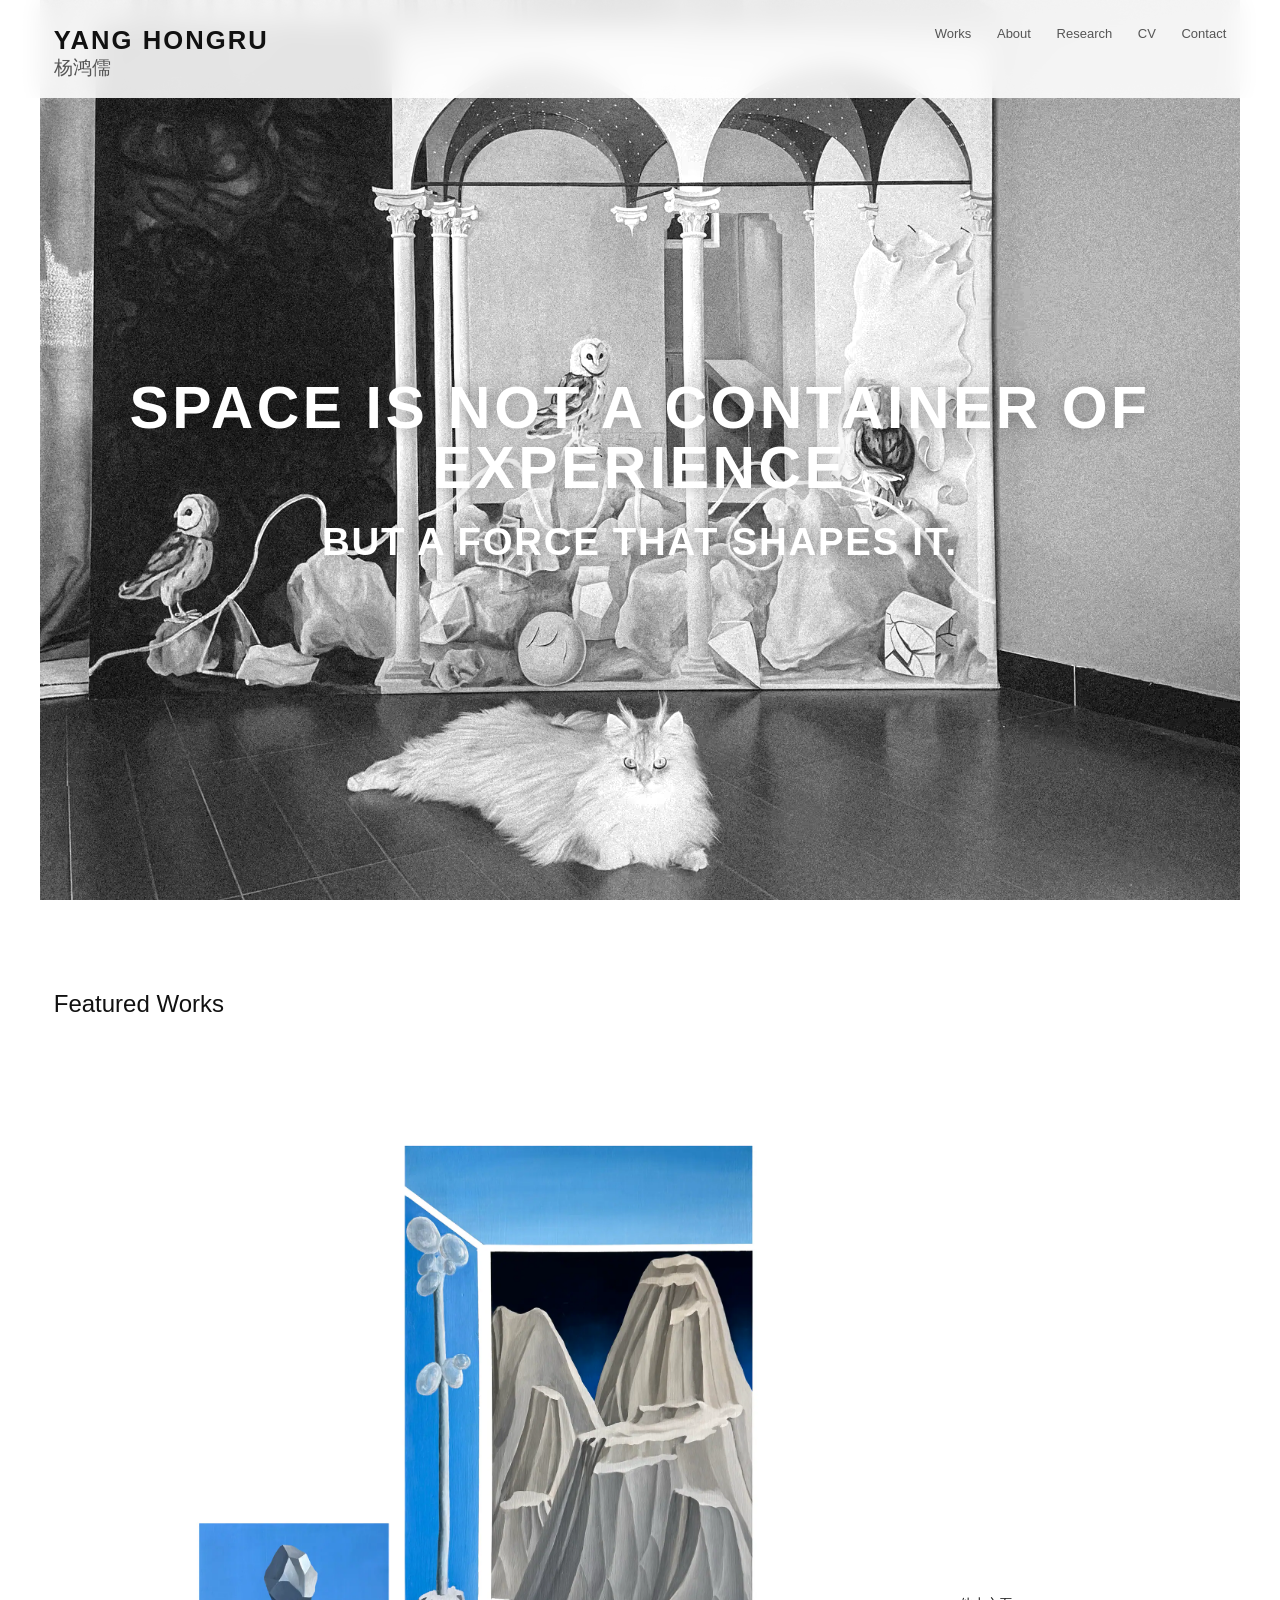
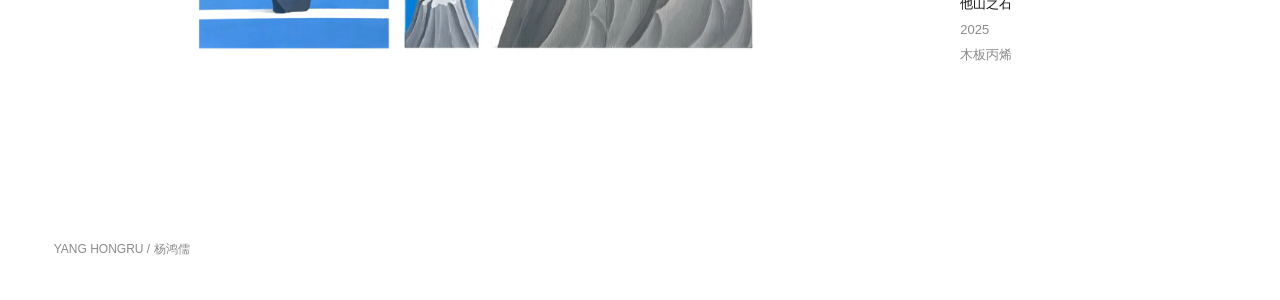
<file: index.html>
<!doctype html>
<html lang="zh-CN">
  <head>
    <meta charset="utf-8">
    <meta name="viewport" content="width=device-width, initial-scale=1">
    <title>YANG HONGRU | 杨鸿儒</title>
    <meta name="description" content="Yang Hongru, artist, researcher, and educator based in Beijing.">
    <link rel="stylesheet" href="styles.css">
  </head>
  <body class="home-page">
    <header class="site-header">
      <a class="brand" href="index.html" aria-label="YANG HONGRU home">
        <span class="brand__en">YANG HONGRU</span>
        <span class="brand__zh">杨鸿儒</span>
      </a>
      <nav class="nav" aria-label="Primary navigation">
        <a href="works.html">Works</a>
        <a href="about.html">About</a>
        <a href="research.html">Research</a>
        <a href="cv.html">CV</a>
        <a href="contact.html">Contact</a>
      </nav>
    </header>

    <main class="page--home">
      <section class="hero" data-hero aria-label="Featured artwork"></section>
      <section class="featured" aria-label="Featured works">
        <h1 class="section-title">Featured Works</h1>
        <div data-featured></div>
      </section>
    </main>

    <footer class="footer">YANG HONGRU / 杨鸿儒</footer>
    <script src="data.js"></script>
    <script src="optimized-images.js"></script>
    <script src="main.js"></script>
  </body>
</html>
</file>
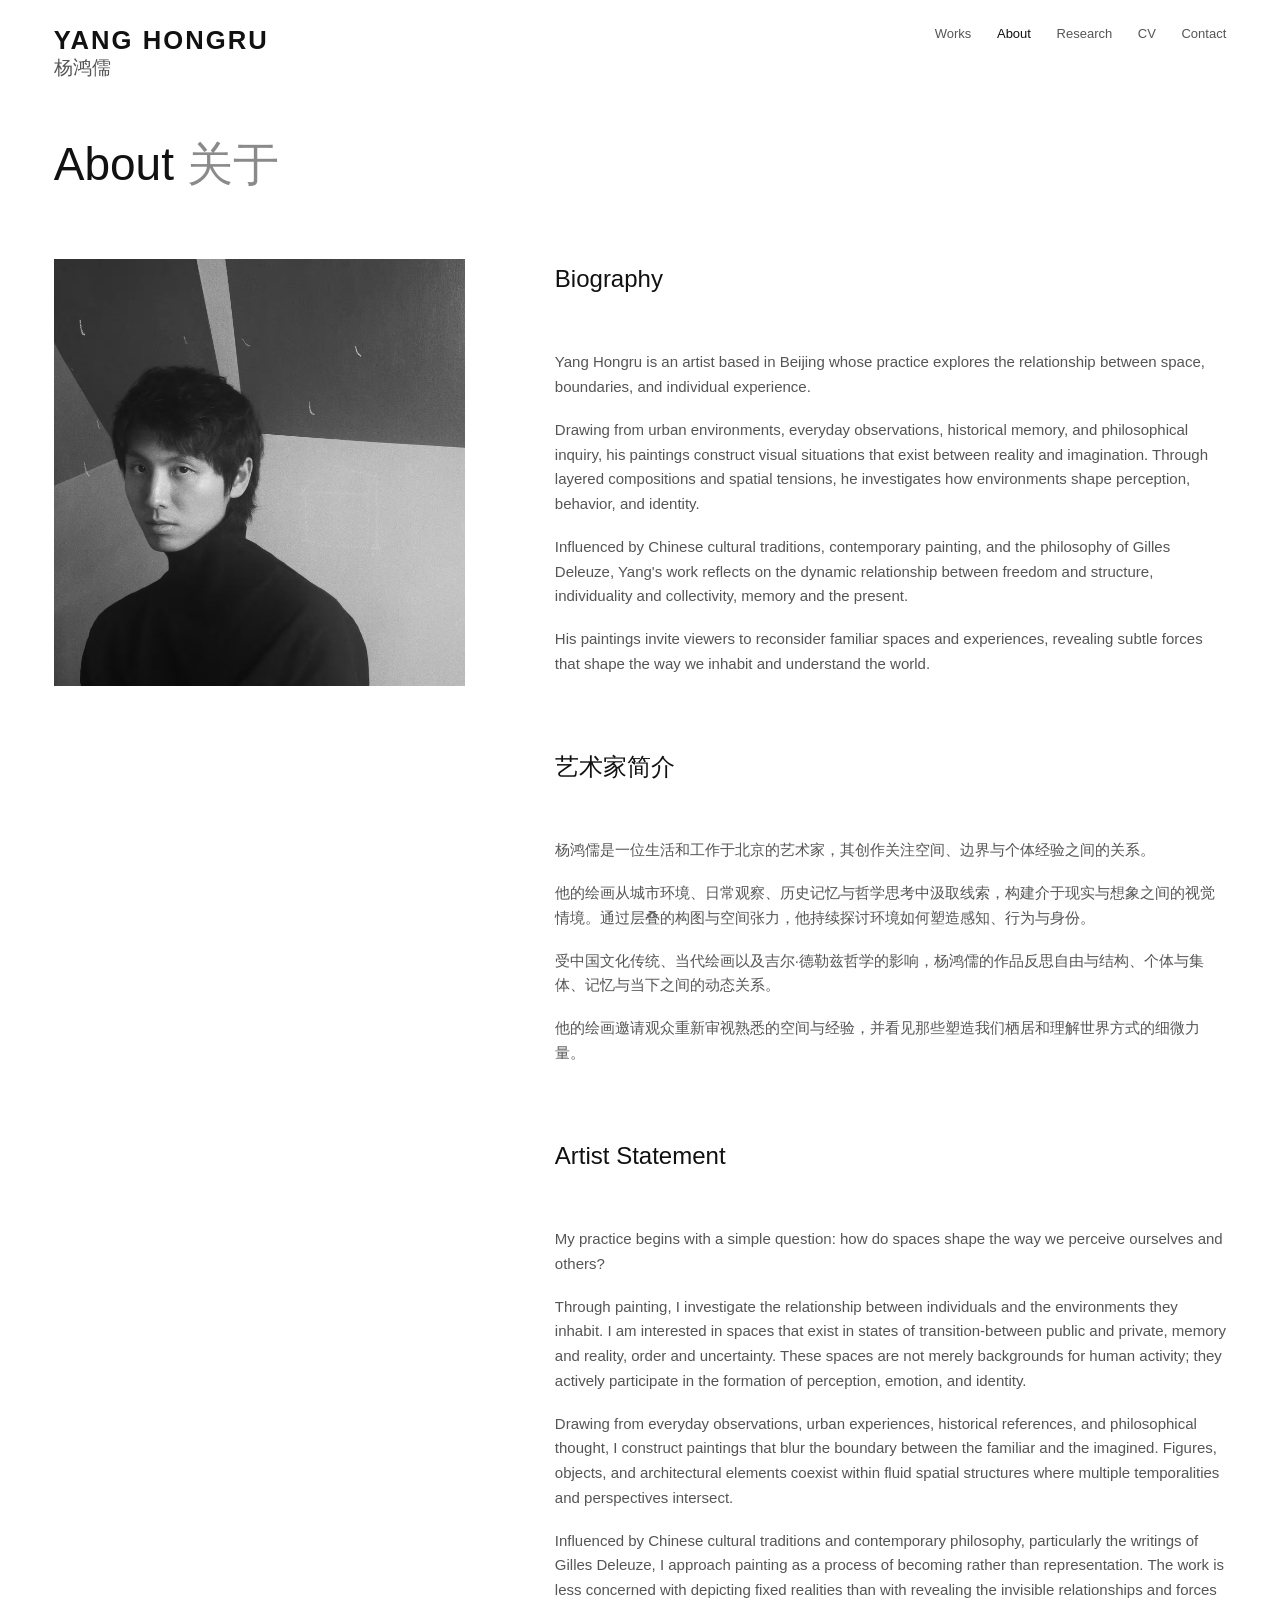
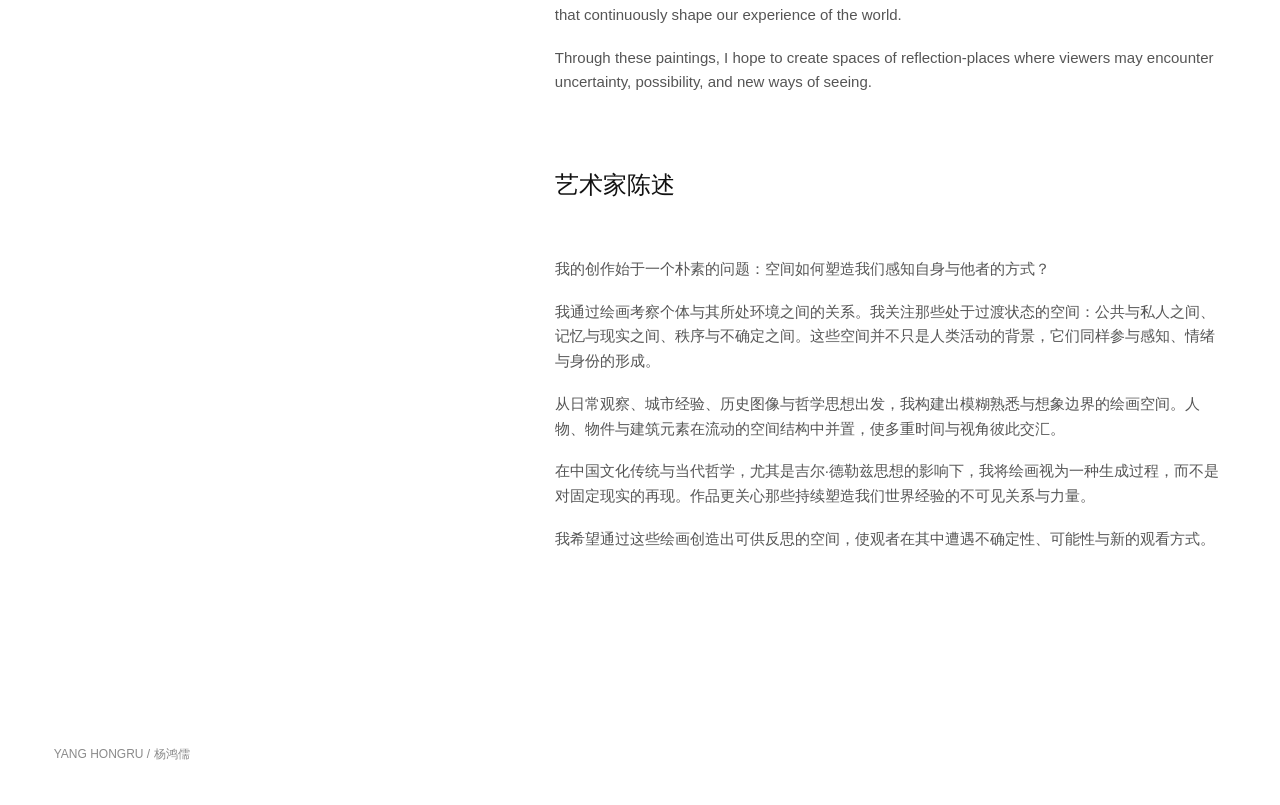
<file: about.html>
<!doctype html>
<html lang="zh-CN">
  <head>
    <meta charset="utf-8">
    <meta name="viewport" content="width=device-width, initial-scale=1">
    <title>About | YANG HONGRU</title>
    <link rel="stylesheet" href="styles.css">
  </head>
  <body>
    <header class="site-header">
      <a class="brand" href="index.html"><span class="brand__en">YANG HONGRU</span><span class="brand__zh">杨鸿儒</span></a>
      <nav class="nav" aria-label="Primary navigation">
        <a href="works.html">Works</a>
        <a href="about.html">About</a>
        <a href="research.html">Research</a>
        <a href="cv.html">CV</a>
        <a href="contact.html">Contact</a>
      </nav>
    </header>

    <main class="page">
      <h1 class="page-title">About <span>关于</span></h1>
      <section class="about-grid">
        <picture class="portrait optimized-picture">
          <source srcset="assets/optimized/assets/portrait/个人形象照片-1600.avif" type="image/avif">
          <source srcset="assets/optimized/assets/portrait/个人形象照片-1600.webp" type="image/webp">
          <img class="portrait" src="assets/optimized/assets/portrait/个人形象照片-1600.webp" alt="Yang Hongru portrait" loading="lazy">
        </picture>
        <div class="text-stack">
          <section class="text-block">
            <h2 class="section-title">Biography</h2>
            <p>Yang Hongru is an artist based in Beijing whose practice explores the relationship between space, boundaries, and individual experience.</p>
            <p>Drawing from urban environments, everyday observations, historical memory, and philosophical inquiry, his paintings construct visual situations that exist between reality and imagination. Through layered compositions and spatial tensions, he investigates how environments shape perception, behavior, and identity.</p>
            <p>Influenced by Chinese cultural traditions, contemporary painting, and the philosophy of Gilles Deleuze, Yang's work reflects on the dynamic relationship between freedom and structure, individuality and collectivity, memory and the present.</p>
            <p>His paintings invite viewers to reconsider familiar spaces and experiences, revealing subtle forces that shape the way we inhabit and understand the world.</p>
          </section>
          <section class="text-block text-block--zh">
            <h2 class="section-title">艺术家简介</h2>
            <p>杨鸿儒是一位生活和工作于北京的艺术家，其创作关注空间、边界与个体经验之间的关系。</p>
            <p>他的绘画从城市环境、日常观察、历史记忆与哲学思考中汲取线索，构建介于现实与想象之间的视觉情境。通过层叠的构图与空间张力，他持续探讨环境如何塑造感知、行为与身份。</p>
            <p>受中国文化传统、当代绘画以及吉尔·德勒兹哲学的影响，杨鸿儒的作品反思自由与结构、个体与集体、记忆与当下之间的动态关系。</p>
            <p>他的绘画邀请观众重新审视熟悉的空间与经验，并看见那些塑造我们栖居和理解世界方式的细微力量。</p>
          </section>
          <section class="text-block">
            <h2 class="section-title">Artist Statement</h2>
            <p>My practice begins with a simple question: how do spaces shape the way we perceive ourselves and others?</p>
            <p>Through painting, I investigate the relationship between individuals and the environments they inhabit. I am interested in spaces that exist in states of transition-between public and private, memory and reality, order and uncertainty. These spaces are not merely backgrounds for human activity; they actively participate in the formation of perception, emotion, and identity.</p>
            <p>Drawing from everyday observations, urban experiences, historical references, and philosophical thought, I construct paintings that blur the boundary between the familiar and the imagined. Figures, objects, and architectural elements coexist within fluid spatial structures where multiple temporalities and perspectives intersect.</p>
            <p>Influenced by Chinese cultural traditions and contemporary philosophy, particularly the writings of Gilles Deleuze, I approach painting as a process of becoming rather than representation. The work is less concerned with depicting fixed realities than with revealing the invisible relationships and forces that continuously shape our experience of the world.</p>
            <p>Through these paintings, I hope to create spaces of reflection-places where viewers may encounter uncertainty, possibility, and new ways of seeing.</p>
          </section>
          <section class="text-block text-block--zh">
            <h2 class="section-title">艺术家陈述</h2>
            <p>我的创作始于一个朴素的问题：空间如何塑造我们感知自身与他者的方式？</p>
            <p>我通过绘画考察个体与其所处环境之间的关系。我关注那些处于过渡状态的空间：公共与私人之间、记忆与现实之间、秩序与不确定之间。这些空间并不只是人类活动的背景，它们同样参与感知、情绪与身份的形成。</p>
            <p>从日常观察、城市经验、历史图像与哲学思想出发，我构建出模糊熟悉与想象边界的绘画空间。人物、物件与建筑元素在流动的空间结构中并置，使多重时间与视角彼此交汇。</p>
            <p>在中国文化传统与当代哲学，尤其是吉尔·德勒兹思想的影响下，我将绘画视为一种生成过程，而不是对固定现实的再现。作品更关心那些持续塑造我们世界经验的不可见关系与力量。</p>
            <p>我希望通过这些绘画创造出可供反思的空间，使观者在其中遭遇不确定性、可能性与新的观看方式。</p>
          </section>
        </div>
      </section>
    </main>

    <footer class="footer">YANG HONGRU / 杨鸿儒</footer>
    <script src="data.js"></script>
    <script src="optimized-images.js"></script>
    <script src="main.js"></script>
  </body>
</html>
</file>
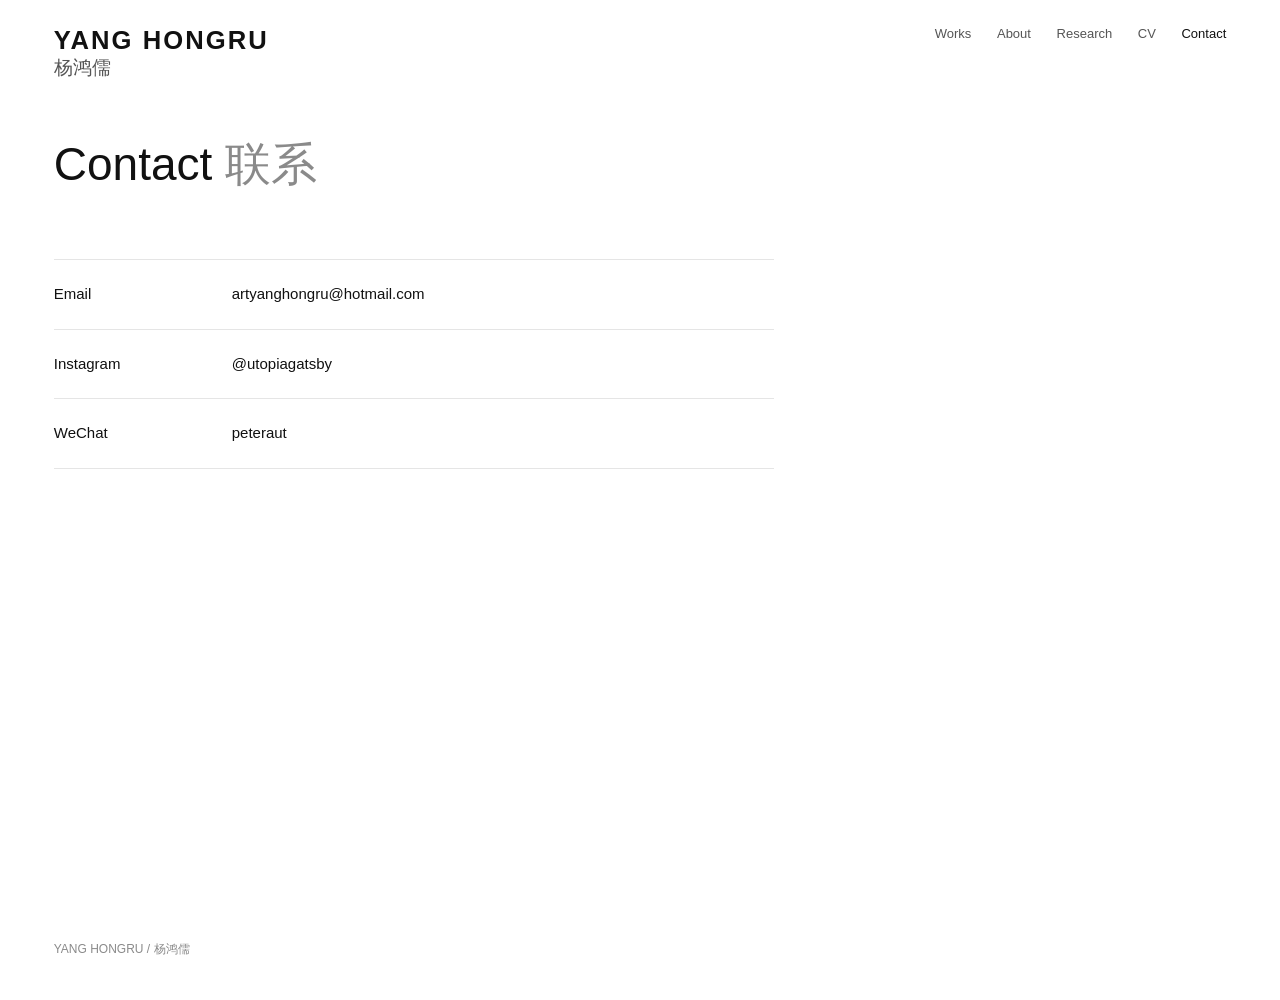
<file: contact.html>
<!doctype html>
<html lang="zh-CN">
  <head>
    <meta charset="utf-8">
    <meta name="viewport" content="width=device-width, initial-scale=1">
    <title>Contact | YANG HONGRU</title>
    <link rel="stylesheet" href="styles.css">
  </head>
  <body>
    <header class="site-header">
      <a class="brand" href="index.html"><span class="brand__en">YANG HONGRU</span><span class="brand__zh">杨鸿儒</span></a>
      <nav class="nav" aria-label="Primary navigation">
        <a href="works.html">Works</a>
        <a href="about.html">About</a>
        <a href="research.html">Research</a>
        <a href="cv.html">CV</a>
        <a href="contact.html">Contact</a>
      </nav>
    </header>

    <main class="page">
      <h1 class="page-title">Contact <span>联系</span></h1>
      <section class="contact-list">
        <div class="contact-row"><span>Email</span><span><a href="mailto:artyanghongru@hotmail.com">artyanghongru@hotmail.com</a></span></div>
        <div class="contact-row"><span>Instagram</span><span>@utopiagatsby</span></div>
        <div class="contact-row"><span>WeChat</span><span>peteraut</span></div>
      </section>
    </main>

    <footer class="footer">YANG HONGRU / 杨鸿儒</footer>
    <script src="data.js"></script>
    <script src="optimized-images.js"></script>
    <script src="main.js"></script>
  </body>
</html>
</file>
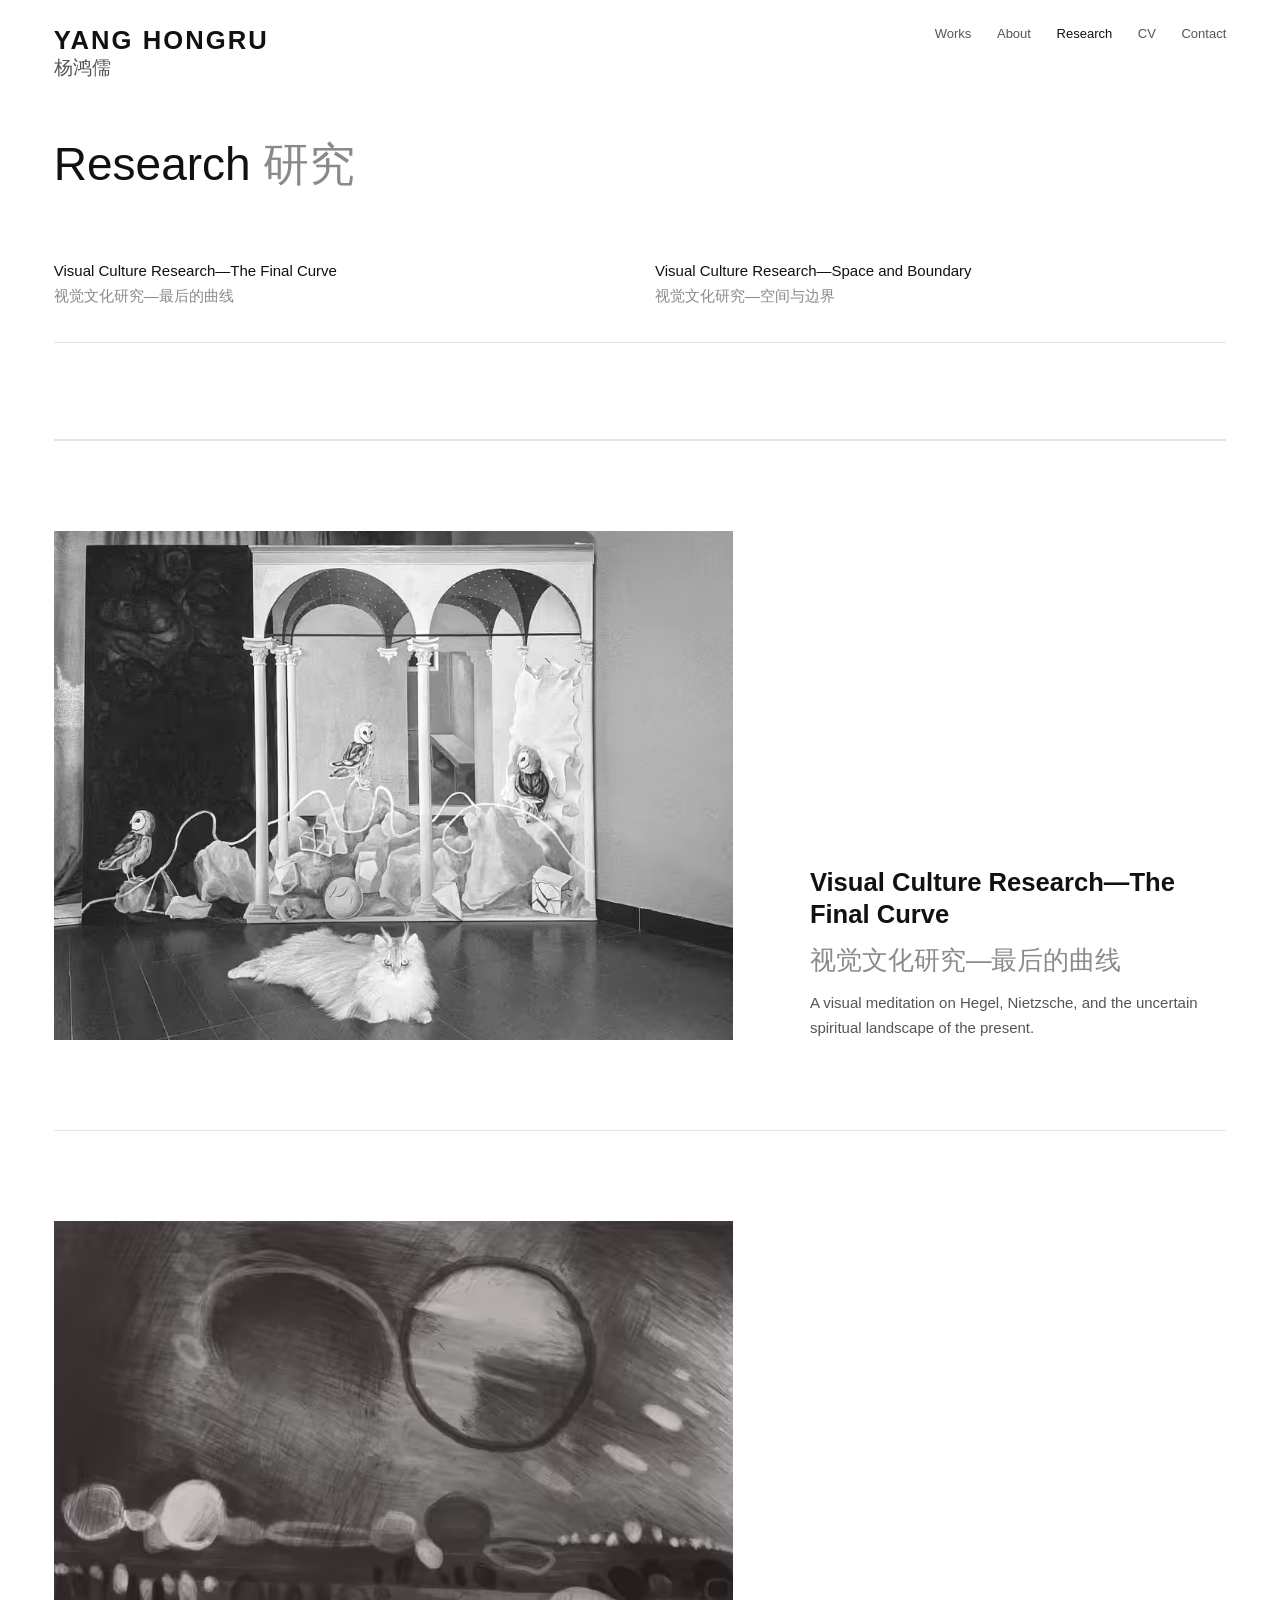
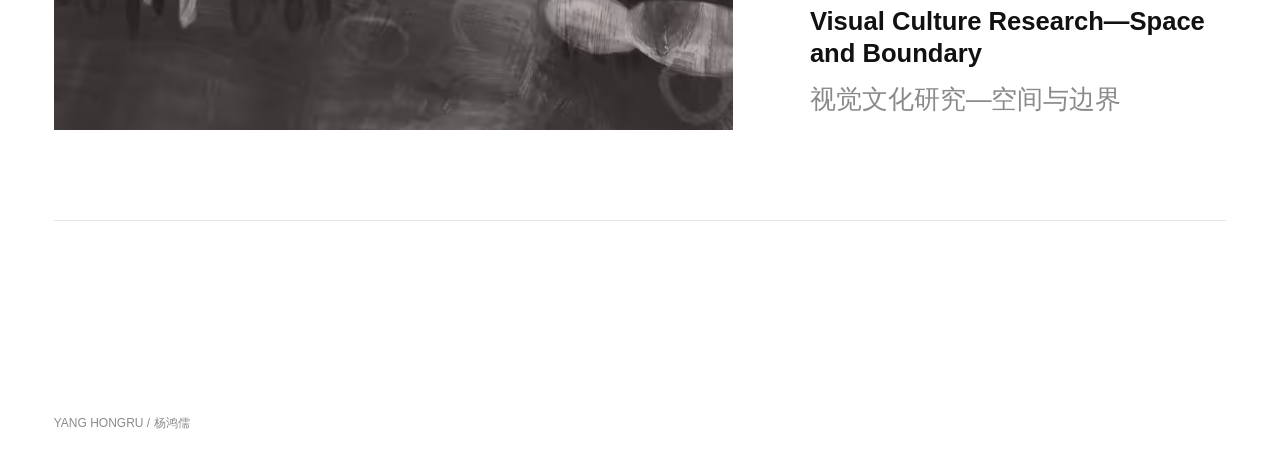
<file: research.html>
<!doctype html>
<html lang="zh-CN">
  <head>
    <meta charset="utf-8">
    <meta name="viewport" content="width=device-width, initial-scale=1">
    <title>Research | YANG HONGRU</title>
    <link rel="stylesheet" href="styles.css">
  </head>
  <body>
    <header class="site-header">
      <a class="brand" href="index.html"><span class="brand__en">YANG HONGRU</span><span class="brand__zh">杨鸿儒</span></a>
      <nav class="nav" aria-label="Primary navigation">
        <a href="works.html">Works</a>
        <a href="about.html">About</a>
        <a href="research.html">Research</a>
        <a href="cv.html">CV</a>
        <a href="contact.html">Contact</a>
      </nav>
    </header>

    <main class="page">
      <h1 class="page-title">Research <span>研究</span></h1>
      <nav class="research-index" data-research-index aria-label="Research categories"></nav>
      <section class="archive-list" data-research-list aria-label="Research archive"></section>
    </main>

    <footer class="footer">YANG HONGRU / 杨鸿儒</footer>
    <script src="data.js"></script>
    <script src="optimized-images.js"></script>
    <script src="main.js"></script>
  </body>
</html>
</file>
<file: styles.css>
:root {
  --bg: #fff;
  --text: #111;
  --secondary: #555;
  --muted: #8a8a8a;
  --line: #e5e5e5;
  --needs: #c98787;
  --margin: clamp(20px, 4.2vw, 72px);
  --section: clamp(88px, 12vw, 164px);
  --serif: "Times New Roman", Times, serif;
  --sans: "Helvetica Neue", Helvetica, Arial, "PingFang SC", "Noto Sans SC", sans-serif;
  --display: "Helvetica Neue", Helvetica, Arial, sans-serif;
}

* {
  box-sizing: border-box;
}

html {
  background: var(--bg);
  color: var(--text);
  font-family: var(--sans);
  scroll-behavior: smooth;
}

body {
  margin: 0;
  background: var(--bg);
  color: var(--text);
  font-size: 15px;
  line-height: 1.65;
}

a {
  color: inherit;
  text-decoration: none;
}

a:hover {
  text-decoration: underline;
  text-underline-offset: 4px;
}

img {
  display: block;
  max-width: 100%;
  height: auto;
}

.optimized-picture {
  display: block;
}

.optimized-picture > img {
  width: 100%;
  height: inherit;
  max-height: inherit;
}

.site-header {
  position: fixed;
  top: 0;
  left: 0;
  right: 0;
  z-index: 20;
  display: grid;
  grid-template-columns: 1fr auto;
  gap: 24px;
  align-items: start;
  padding: 26px var(--margin) 18px;
  background: rgba(255, 255, 255, 0.88);
  backdrop-filter: blur(12px);
}

.brand {
  display: inline-grid;
  gap: 2px;
  line-height: 1.15;
}

.brand__en {
  font-size: clamp(18px, 2vw, 26px);
  font-family: var(--display);
  font-weight: 600;
  letter-spacing: 0.08em;
}

.brand__zh {
  font-size: clamp(15px, 1.5vw, 20px);
  color: var(--secondary);
}

.nav {
  display: flex;
  gap: clamp(14px, 2vw, 28px);
  align-items: center;
  font-family: var(--display);
  font-size: 13px;
  font-weight: 500;
  line-height: 1.2;
}

.nav a {
  color: var(--secondary);
}

.nav a[aria-current="page"] {
  color: var(--text);
}

.page {
  min-height: 100vh;
  padding: 138px var(--margin) var(--section);
}

.page--home {
  padding-top: 0;
}

.page-title {
  margin: 0 0 68px;
  font-size: clamp(30px, 4vw, 46px);
  font-weight: 500;
  line-height: 1.15;
}

.page-title span,
.eyebrow,
.meta,
.caption {
  color: var(--muted);
}

.research-title {
  font-size: clamp(38px, 5.2vw, 74px);
  line-height: 1.02;
  font-weight: 650;
  letter-spacing: 0;
}

.research-title span {
  color: var(--muted);
  font-size: 0.76em;
  font-weight: 500;
}

.needs-content {
  color: var(--needs) !important;
}

.section-title {
  margin: 0 0 34px;
  font-size: clamp(18px, 2vw, 24px);
  font-weight: 400;
}

.section-title span {
  color: var(--muted);
}

.hero {
  min-height: 100vh;
  position: relative;
  display: grid;
  place-items: center;
  padding: 0;
  overflow: hidden;
  background: #fff;
}

.hero__image {
  width: 100%;
  height: 100vh;
  max-height: none;
  object-fit: contain;
  filter: contrast(1.03);
}

.hero__overlay {
  position: absolute;
  inset: 0;
  display: grid;
  align-content: center;
  justify-items: center;
  gap: clamp(14px, 2vw, 24px);
  padding: 112px var(--margin) 72px;
  color: #fff;
  text-align: center;
  font-family: var(--display);
  text-shadow: 0 1px 18px rgba(0, 0, 0, 0.32);
}

.hero__overlay span {
  font-size: clamp(12px, 1.35vw, 18px);
  font-weight: 600;
  letter-spacing: 0.28em;
}

.hero__overlay h1 {
  max-width: 1040px;
  margin: 0;
  font-size: clamp(28px, 4.6vw, 68px);
  line-height: 1.02;
  font-weight: 700;
  letter-spacing: 0.06em;
}

.hero__overlay p {
  max-width: 780px;
  margin: 0;
  font-size: clamp(20px, 3vw, 44px);
  line-height: 1.06;
  font-weight: 700;
  letter-spacing: 0.045em;
}

.featured {
  display: grid;
  gap: 32px;
  min-height: 100vh;
  padding: 42px var(--margin) 56px;
  align-content: center;
}

.featured-slider {
  position: relative;
  min-height: min(68vh, 720px);
}

.featured-slide {
  position: absolute;
  inset: 0;
  display: grid;
  grid-template-columns: minmax(0, 0.76fr) minmax(170px, 0.24fr);
  gap: clamp(24px, 5vw, 70px);
  align-items: end;
  opacity: 0;
  pointer-events: none;
  transition: opacity 1200ms ease;
}

.featured-slide.is-active {
  opacity: 1;
  pointer-events: auto;
}

.featured__image {
  width: 100%;
  height: min(68vh, 720px);
  object-fit: contain;
}

.featured-slide__meta {
  padding-bottom: clamp(10px, 4vh, 48px);
}

.work-meta {
  display: grid;
  gap: 4px;
  font-size: 13px;
}

.work-meta__title {
  color: var(--text);
}

.work-meta__detail {
  color: var(--muted);
}

.series-index,
.research-index {
  display: grid;
  grid-template-columns: repeat(4, minmax(0, 1fr));
  gap: 12px 30px;
  margin-bottom: 96px;
  padding-bottom: 34px;
  border-bottom: 1px solid var(--line);
}

.series-section {
  margin-bottom: var(--section);
  scroll-margin-top: 160px;
}

.series-heading {
  display: flex;
  justify-content: space-between;
  gap: 20px;
  margin-bottom: 38px;
  font-weight: 400;
}

.work-grid {
  display: grid;
  grid-template-columns: repeat(2, minmax(0, 1fr));
  gap: clamp(48px, 7vw, 98px) clamp(36px, 7vw, 92px);
}

.work-card img {
  width: 100%;
  max-height: 62vh;
  object-fit: contain;
  background: #fafafa;
}

.work-card .work-meta {
  margin-top: 14px;
}

.image-placeholder {
  display: grid;
  place-items: center;
  min-height: 260px;
  border: 1px solid var(--line);
  color: var(--muted);
  background: #fafafa;
}

.video-section {
  display: grid;
  gap: 52px;
}

.video-featured-grid,
.video-secondary-grid,
.video-minimal-list {
  display: grid;
  gap: clamp(34px, 5vw, 72px);
}

.video-featured-card {
  display: grid;
  grid-template-columns: minmax(0, 0.68fr) minmax(260px, 0.32fr);
  gap: clamp(34px, 6vw, 82px);
  align-items: end;
}

.video-featured-card__image,
.video-card__image {
  width: 100%;
  background: #fafafa;
  object-fit: cover;
}

.video-featured-card__image {
  aspect-ratio: 16 / 9;
}

.video-featured-card__meta {
  display: grid;
  gap: 18px;
}

.video-featured-card__meta p {
  margin: 0;
  color: var(--secondary);
}

.video-secondary-grid {
  grid-template-columns: repeat(3, minmax(0, 1fr));
}

.video-card {
  display: grid;
  gap: 14px;
}

.video-card__image {
  aspect-ratio: 16 / 9;
}

.video-minimal-list {
  border-top: 1px solid var(--line);
}

.video-minimal-row {
  display: grid;
  grid-template-columns: minmax(170px, 0.28fr) minmax(0, 1fr);
  gap: 24px;
  align-items: center;
  padding: 22px 0;
  border-bottom: 1px solid var(--line);
}

.video-minimal-row__media {
  width: 100%;
  aspect-ratio: 16 / 9;
  object-fit: cover;
  background: #f6f6f6;
}

.video-minimal-row div {
  display: grid;
  gap: 4px;
}

.video-minimal-row strong {
  font-weight: 400;
}

.video-minimal-row span {
  color: var(--muted);
}

.detail-layout {
  display: grid;
  gap: 44px;
}

.detail-layout--without-image {
  padding-top: clamp(20px, 5vw, 72px);
}

.detail-image {
  justify-self: center;
  max-height: 74vh;
  object-fit: contain;
}

.detail-info {
  max-width: 720px;
  display: grid;
  gap: 18px;
}

.definition-list {
  display: grid;
  grid-template-columns: 92px minmax(0, 1fr);
  gap: 5px 24px;
  margin: 0;
  font-size: 14px;
}

.definition-list dt {
  color: var(--muted);
}

.definition-list dd {
  margin: 0;
}

.prev-next {
  display: flex;
  justify-content: space-between;
  gap: 20px;
  margin-top: 54px;
  padding-top: 24px;
  border-top: 1px solid var(--line);
  color: var(--secondary);
}

.work-extra {
  display: grid;
  gap: 24px;
  margin-top: 54px;
}

.detail-gallery {
  display: grid;
  grid-template-columns: repeat(2, minmax(0, 1fr));
  gap: 28px;
}

.detail-gallery img,
.detail-gallery picture,
.installation-gallery img,
.installation-gallery picture {
  width: 100%;
  object-fit: contain;
  background: #fafafa;
}

.installation-gallery {
  display: grid;
  gap: 28px;
}

.video-detail {
  display: grid;
  gap: clamp(48px, 7vw, 92px);
}

.video-hero {
  display: grid;
  grid-template-columns: minmax(260px, 0.42fr) minmax(0, 0.58fr);
  gap: clamp(38px, 7vw, 92px);
  align-items: end;
}

.video-poster {
  width: 100%;
  max-height: 82vh;
  object-fit: contain;
}

.video-hero__text {
  display: grid;
  gap: 26px;
}

.video-wide-poster,
.video-detail-cover {
  width: 100%;
  max-height: 78vh;
  object-fit: contain;
  background: #fafafa;
}

.video-detail-grid {
  display: grid;
  grid-template-columns: minmax(0, 0.62fr) minmax(260px, 0.38fr);
  gap: clamp(34px, 6vw, 82px);
  align-items: end;
}

.video-stills {
  display: grid;
  gap: 24px;
}

.video-stills-grid {
  display: grid;
  grid-template-columns: repeat(2, minmax(0, 1fr));
  gap: 24px;
}

.video-stills-grid img,
.video-stills-grid picture {
  width: 100%;
  object-fit: cover;
  aspect-ratio: 16 / 9;
  background: #fafafa;
}

.video-player-block {
  display: grid;
  gap: 24px;
}

.video-player-block video {
  width: 100%;
  max-height: 82vh;
  background: #000;
}

.bilingual-text {
  display: grid;
  grid-template-columns: repeat(2, minmax(0, 1fr));
  gap: clamp(34px, 6vw, 82px);
  max-width: 1120px;
}

.bilingual-text p {
  margin: 0;
  color: var(--secondary);
}

.archive-link {
  margin: 0;
  color: var(--secondary);
}

.about-grid {
  display: grid;
  grid-template-columns: minmax(240px, 0.38fr) minmax(0, 0.62fr);
  gap: clamp(42px, 7vw, 96px);
  align-items: start;
}

.portrait {
  width: 100%;
  max-height: 680px;
  object-fit: cover;
}

.text-stack {
  display: grid;
  gap: 70px;
  max-width: 760px;
}

.text-block {
  display: grid;
  gap: 18px;
}

.text-block p {
  margin: 0;
  color: var(--secondary);
}

.research-index {
  grid-template-columns: repeat(2, minmax(0, 1fr));
}

.research-card {
  display: grid;
  grid-template-columns: minmax(0, 0.62fr) minmax(260px, 0.38fr);
  gap: clamp(34px, 6vw, 86px);
  align-items: end;
  padding: clamp(46px, 7vw, 94px) 0;
  border-top: 1px solid var(--line);
}

.research-card:last-child {
  border-bottom: 1px solid var(--line);
}

.research-card__image {
  width: 100%;
  max-height: 72vh;
  object-fit: cover;
  background: #fafafa;
}

.research-card__text {
  display: grid;
  gap: 14px;
}

.research-card__text span {
  color: var(--muted);
}

.research-card__text strong {
  font-family: var(--display);
  font-size: clamp(18px, 2vw, 26px) !important;
  font-weight: 600;
  line-height: 1.25;
}

.research-card__title-zh {
  font-family: var(--display);
  font-size: clamp(18px, 2vw, 26px) !important;
  font-weight: 500;
  line-height: 1.25;
  color: var(--muted);
}

.research-card__text p {
  margin: 0;
  color: var(--secondary);
}

.research-project {
  display: grid;
  gap: clamp(62px, 9vw, 132px);
}

.research-hero {
  display: grid;
  gap: 34px;
}

.research-hero > img,
.research-hero > picture {
  width: 100%;
  max-height: 82vh;
  object-fit: cover;
}

.research-hero__text {
  max-width: 900px;
}

.research-hero__text p {
  margin: 0;
  color: var(--secondary);
}

.research-artwork {
  width: min(100%, 1280px);
  justify-self: center;
  max-height: 86vh;
  object-fit: contain;
}

.research-two-column {
  display: grid;
  grid-template-columns: repeat(2, minmax(0, 1fr));
  gap: clamp(38px, 7vw, 96px);
}

.research-two-column div,
.research-commentary {
  display: grid;
  gap: 18px;
}

.research-two-column p,
.research-commentary p {
  margin: 0;
  color: var(--secondary);
}

.research-commentary {
  max-width: 920px;
  padding-left: clamp(0px, 12vw, 180px);
}

.research-references {
  display: grid;
  gap: 30px;
}

.research-reference-grid {
  display: grid;
  grid-template-columns: repeat(2, minmax(0, 1fr));
  gap: clamp(22px, 4vw, 54px);
  align-items: start;
}

.research-reference {
  margin: 0;
}

.research-reference img,
.research-reference picture {
  width: 100%;
  object-fit: contain;
  background: #fafafa;
}

.research-reference--portrait img,
.research-reference--portrait picture {
  max-height: 180px;
}

.research-reference--large {
  grid-column: 1 / -1;
}

.research-reference--with-note {
  display: grid;
  grid-template-columns: minmax(110px, 180px) minmax(0, 1fr);
  gap: clamp(18px, 3vw, 34px);
  align-items: start;
}

.research-reference--with-note img,
.research-reference--with-note picture {
  width: 100%;
  max-height: 180px;
  justify-self: start;
}

.research-reference figcaption {
  margin-top: 12px;
  color: var(--muted);
  font-size: 12px;
}

.research-reference--with-note figcaption {
  margin-top: 0;
  display: grid;
  gap: 16px;
}

.research-reference figcaption span {
  display: block;
}

.research-reference figcaption em {
  display: block;
  color: var(--primary);
  font-style: normal;
  font-size: clamp(18px, 2.1vw, 26px);
  line-height: 1.65;
}

.research-reference figcaption small {
  display: block;
  color: var(--secondary);
  font-size: 13px;
  line-height: 1.7;
  max-width: 34em;
}

.research-details {
  max-width: 760px;
}

.archive-list {
  border-top: 1px solid var(--line);
}

.archive-row {
  display: grid;
  grid-template-columns: 1fr 140px 130px;
  gap: 28px;
  padding: 18px 0;
  border-bottom: 1px solid var(--line);
  color: var(--secondary);
}

.archive-row strong {
  color: var(--text);
  font-weight: 400;
}

.research-body {
  max-width: 760px;
  display: grid;
  gap: 28px;
}

.research-body p {
  margin: 0;
  color: var(--secondary);
}

.reference-list {
  margin: 34px 0 0;
  padding: 0;
  list-style: decimal-leading-zero inside;
  color: var(--secondary);
}

.cv {
  max-width: 960px;
}

.cv-section {
  display: grid;
  grid-template-columns: 180px minmax(0, 1fr);
  gap: 30px;
  padding: 34px 0;
  border-top: 1px solid var(--line);
}

.cv-section h2 {
  margin: 0;
  font-size: 16px;
  font-weight: 400;
}

.cv-entries {
  display: grid;
  gap: 12px;
}

.cv-entry {
  display: grid;
  grid-template-columns: 90px minmax(0, 1fr);
  gap: 28px;
  color: var(--secondary);
}

.contact-list {
  max-width: 720px;
  border-top: 1px solid var(--line);
}

.contact-row {
  display: grid;
  grid-template-columns: 150px minmax(0, 1fr);
  gap: 28px;
  padding: 22px 0;
  border-bottom: 1px solid var(--line);
}

.footer {
  padding: 40px var(--margin);
  color: var(--muted);
  font-size: 12px;
}

@media (max-width: 900px) {
  .site-header {
    grid-template-columns: 1fr;
    gap: 18px;
  }

  .home-page .site-header {
    position: static;
  }

  .home-page .page--home {
    padding-top: 0;
  }

  .nav {
    flex-wrap: wrap;
  }

  .page {
    padding-top: 168px;
  }

  .hero {
    min-height: auto;
    place-items: start;
  }

  .hero__image {
    height: 75vw;
  }

  .hero__overlay {
    padding: 0 var(--margin);
  }

  .about-grid,
  .cv-section {
    grid-template-columns: 1fr;
  }

  .featured {
    min-height: auto;
    padding-top: 34px;
    padding-bottom: 48px;
  }

  .featured-slider {
    min-height: 62vh;
  }

  .featured-slide {
    grid-template-columns: 1fr;
    align-content: end;
  }

  .featured__image {
    height: 52vh;
  }

  .featured-slide__meta {
    padding-bottom: 0;
  }

  .series-index,
  .research-index,
  .work-grid,
  .video-secondary-grid,
  .video-featured-card,
  .video-hero,
  .video-detail-grid,
  .bilingual-text,
  .detail-gallery,
  .research-card,
  .research-two-column,
  .research-reference-grid {
    grid-template-columns: 1fr;
  }

  .research-reference--with-note {
    grid-template-columns: 1fr;
  }

  .archive-row {
    grid-template-columns: 1fr;
    gap: 4px;
  }

  .video-minimal-row {
    grid-template-columns: 1fr;
  }
}

@media (max-width: 560px) {
  body {
    font-size: 14px;
  }

  .page-title {
    margin-bottom: 44px;
    font-size: 28px;
    line-height: 1.18;
  }

  .research-hero__text .page-title {
    font-size: 26px;
    line-height: 1.16;
  }

  .research-hero__text .page-title span {
    display: block;
    margin-top: 6px;
    font-size: 18px;
  }

  .research-hero__text .research-title {
    font-size: 34px;
    line-height: 1.04;
  }

  .research-hero__text .research-title span {
    display: block;
    margin-top: 8px;
    font-size: 21px;
    line-height: 1.18;
  }

  .site-header {
    padding-top: 20px;
  }

  .hero__image {
    width: 100%;
    height: 75vw;
  }

  .hero__overlay span {
    font-size: 11px;
    letter-spacing: 0.22em;
  }

  .hero__overlay h1 {
    font-size: 26px;
    line-height: 1.08;
    letter-spacing: 0.035em;
  }

  .hero__overlay p {
    font-size: 22px;
    line-height: 1.08;
    letter-spacing: 0.025em;
  }

  .featured {
    gap: 24px;
    padding-top: 28px;
  }

  .featured-slider {
    min-height: 58vh;
  }

  .featured__image {
    height: 48vh;
  }

  .definition-list,
  .cv-entry,
  .contact-row {
    grid-template-columns: 1fr;
    gap: 4px;
  }
}
</file>
